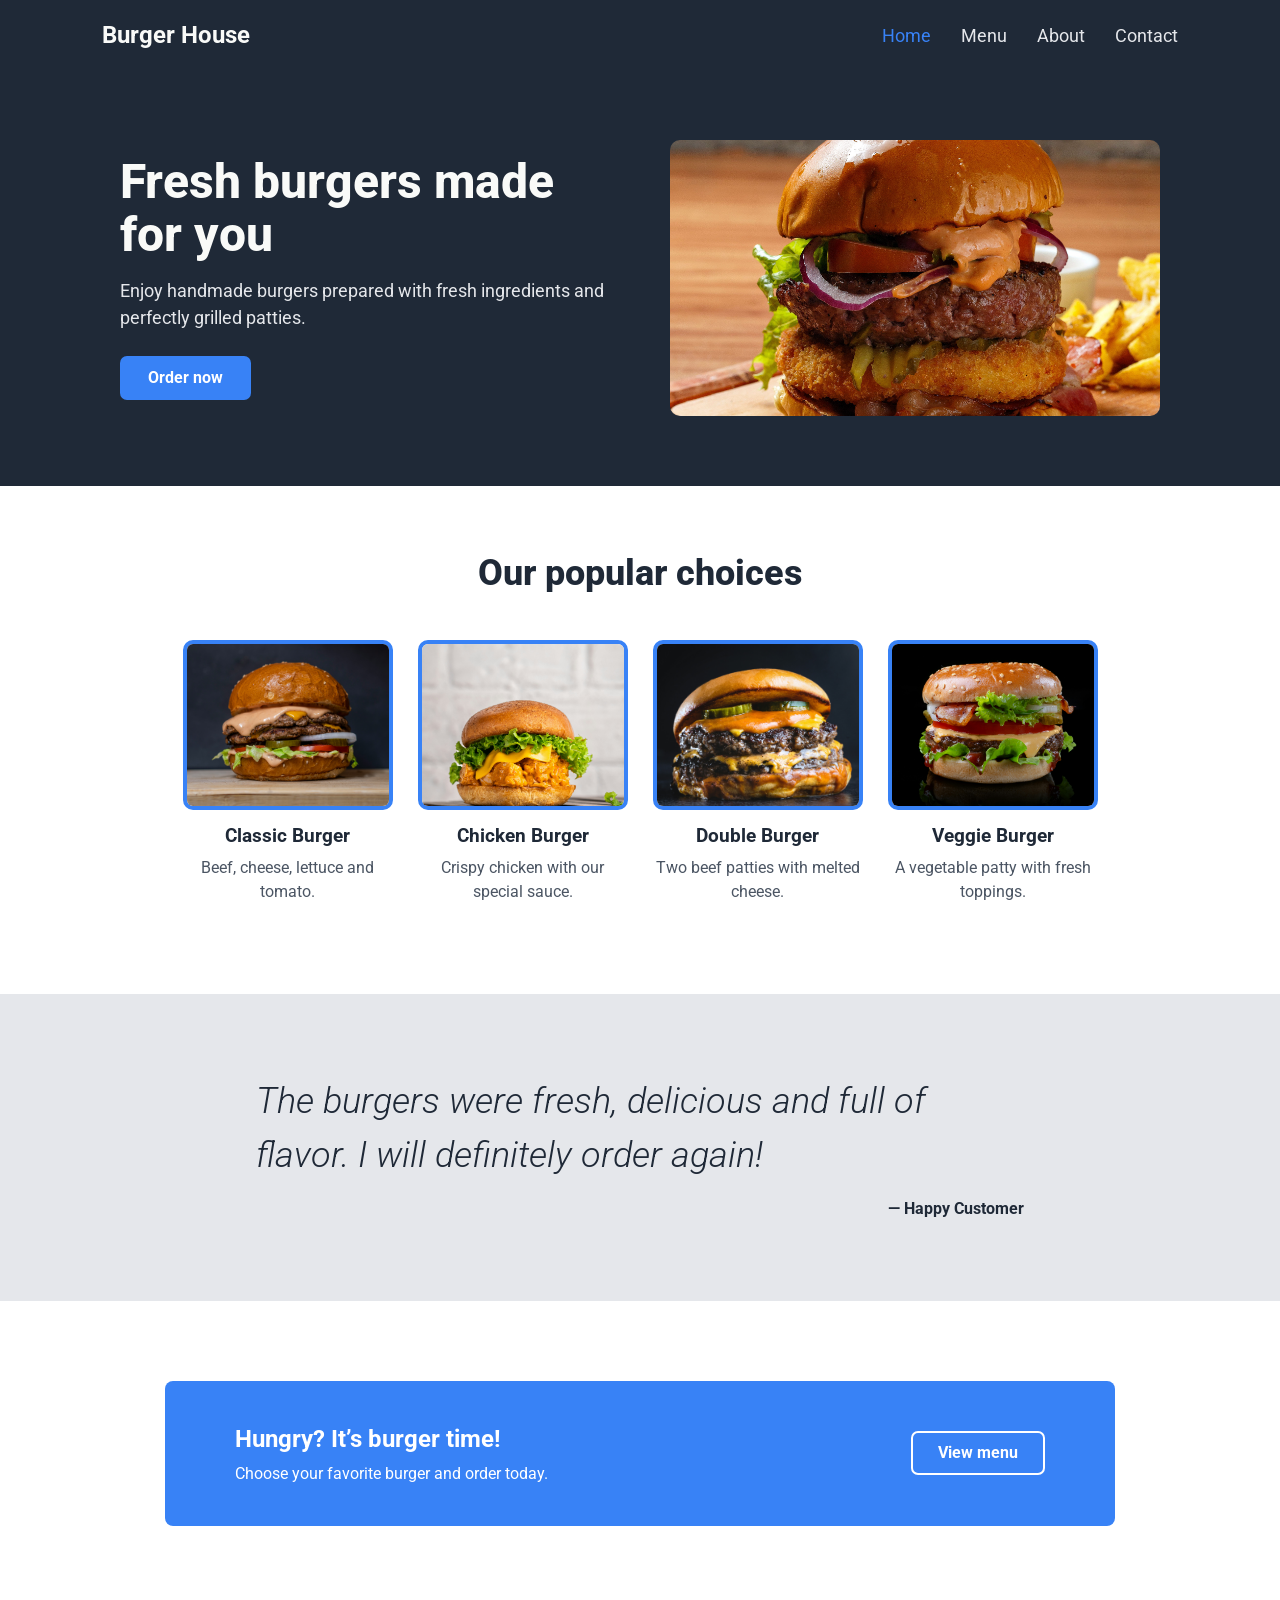
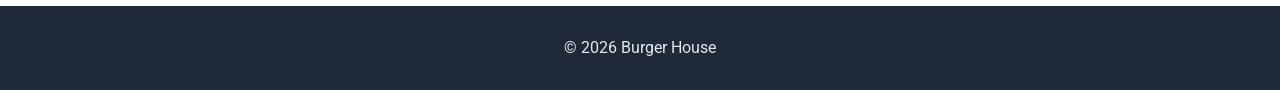
<file: index.html>
<!DOCTYPE html>
<html lang="en">
<head>
    <meta charset="UTF-8">
    <meta name="viewport" content="width=device-width, initial-scale=1.0">

    <title>Burger House | Home</title>

    <link rel="preconnect" href="https://fonts.googleapis.com">
    <link rel="preconnect" href="https://fonts.gstatic.com" crossorigin>

    <link
        href="https://fonts.googleapis.com/css2?family=Roboto:wght@300;400;700;800&display=swap"
        rel="stylesheet"
    >

    <link rel="stylesheet" href="style.css">
</head>

<body>

    <header class="header">
        <a class="logo" href="index.html">Burger House</a>

        <input type="checkbox" id="menu-toggle">

        <label
            class="menu-icon"
            for="menu-toggle"
            aria-label="Open navigation menu"
        >
            <span></span>
            <span></span>
            <span></span>
        </label>

        <nav class="nav-links" aria-label="Main navigation">
           <a class="active" href="index.html" aria-current="page">Home</a>
            <a href="menu.html">Menu</a>
            <a href="about.html">About</a>
            <a href="contact.html">Contact</a>
        </nav>
    </header>

    <main>

       <section class="hero-section">
            <div class="hero">
                <div class="hero-text">
                    <h1>Fresh burgers made for you</h1>

                    <p>
                        Enjoy handmade burgers prepared with fresh ingredients
                        and perfectly grilled patties.
                    </p>

                    <a class="button" href="menu.html">Order now</a>
                </div>

                <picture class="hero-image">
                    <source
                        media="(max-width: 600px)"
                        srcset="images/burger-small.jpg"
                    >

                    <img
                        src="images/burger-large.jpg"
                        alt="A freshly prepared cheeseburger"
                    >
              </picture>
            </div>
        </section>

       <section class="popular">
               <h2>Our popular choices</h2>

            <div class="cards">
                <article class="card">
                    <img
                        src="images/classic-burger.jpg"
                        alt="Classic burger"
                    >
                    <h3>Classic Burger</h3>
                    <p>Beef, cheese, lettuce and tomato.</p>
                </article>

                <article class="card">
                    <img
                        src="images/chicken-burger.jpg"
                        alt="Chicken burger"
                    >
                    <h3>Chicken Burger</h3>
                    <p>Crispy chicken with our special sauce.</p>
                </article>

                <article class="card">
                    <img
                        src="images/double-burger.jpg"
                        alt="Double burger"
                    >
                    <h3>Double Burger</h3>
                    <p>Two beef patties with melted cheese.</p>
                </article>

                <article class="card">
                    <img
                        src="images/veggie-burger.jpg"
                        alt="Vegetarian burger"
                    >
                    <h3>Veggie Burger</h3>
                    <p>A vegetable patty with fresh toppings.</p>
                </article>
            </div>
        </section>
        <div class="quote">
            <blockquote>
                The burgers were fresh, delicious and full of flavor.
                I will definitely order again!
            </blockquote>

            <p>— Happy Customer</p>
        </div>

     <section class="call-to-action">
            <div>
                <h2>Hungry? It’s burger time!</h2>
                <p>Choose your favorite burger and order today.</p>
            </div>

            <a class="outline-button" href="menu.html">
                View menu
            </a>
        </section>
    </main>

    <footer class="footer">
        <p>&copy; 2026 Burger House</p>
    </footer>

</body>
</html>
</file>
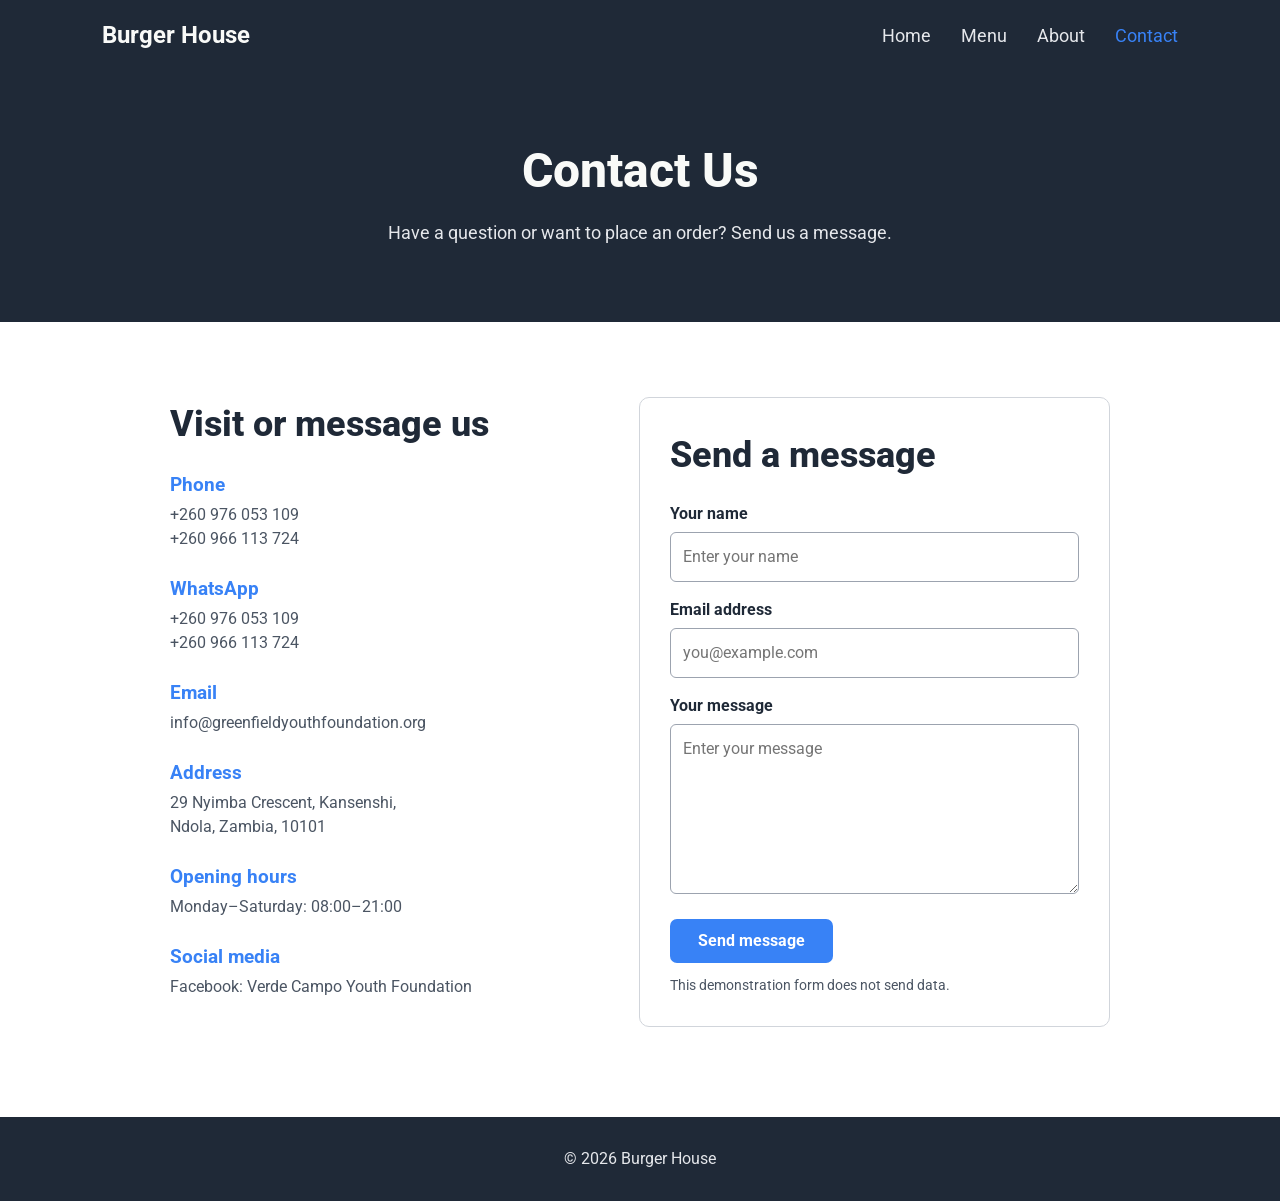
<file: contact.html>
<!DOCTYPE html>
<html lang="en">
<head>
    <meta charset="UTF-8">
    <meta name="viewport" content="width=device-width, initial-scale=1.0">

    <title>Burger House | Contact</title>

    <link rel="preconnect" href="https://fonts.googleapis.com">
    <link rel="preconnect" href="https://fonts.gstatic.com" crossorigin>

    <link
        href="https://fonts.googleapis.com/css2?family=Roboto:wght@100..900&display=swap"
        rel="stylesheet"
    >

    <link rel="stylesheet" href="style.css">
</head>

<body>

    <header class="header">
        <a class="logo" href="index.html">Burger House</a>

        <input type="checkbox" id="menu-toggle">

        <label
            class="menu-icon"
            for="menu-toggle"
            aria-label="Open navigation menu"
        >
            <span></span>
            <span></span>
            <span></span>
        </label>

        <nav class="nav-links" aria-label="Main navigation">
            <a href="index.html">Home</a>
            <a href="menu.html">Menu</a>
            <a href="about.html">About</a>
           <a class="active" href="contact.html" aria-current="page">Contact</a>
        </nav>
    </header>

    <main>

         <header class="hero-section page-top">
            <div class="page-intro">
                <h1>Contact Us</h1>
                <p>
                    Have a question or want to place an order?
                    Send us a message.
                </p>
            </div>
        </header>

        <div class="contact-section">
           <section class="contact-details">
               <h2>Visit or message us</h2>

                <div class="contact-item">
                    <h3>Phone</h3>
                    <p>
                        <a href="tel:+260976053109">
                            +260 976 053 109
                        </a>
                    </p>
                    <p>
                        <a href="tel:+260966113724">
                            +260 966 113 724
                        </a>
                    </p>
                </div>

                <div class="contact-item">
                    <h3>WhatsApp</h3>
                    <p>
                        <a href="https://wa.me/260976053109">
                            +260 976 053 109
                        </a>
                    </p>
                    <p>
                        <a href="https://wa.me/260966113724">
                            +260 966 113 724
                        </a>
                    </p>
                </div>

                <div class="contact-item">
                    <h3>Email</h3>
                    <p>
                        <a href="mailto:info@greenfieldyouthfoundation.org">
                            info@greenfieldyouthfoundation.org
                        </a>
                    </p>
                </div>

                <div class="contact-item">
                    <h3>Address</h3>
                    <p>
                        29 Nyimba Crescent, Kansenshi,<br>
                        Ndola, Zambia, 10101
                    </p>
                </div>

                <div class="contact-item">
                    <h3>Opening hours</h3>
                    <p>Monday–Saturday: 08:00–21:00</p>
                </div>

                <div class="contact-item">
                    <h3>Social media</h3>
                    <p>
                        Facebook:
                        <a
                            href="https://www.facebook.com/profile.php?id=61578887495657"
                            target="_blank"
                            rel="noopener noreferrer"
                        >
                            Verde Campo Youth Foundation
                        </a>
                    </p>
                </div>
            </section>
                      <form
                class="contact-form"
                action="#"
                method="post"
                aria-labelledby="contact-form-heading"
            >
                <h2 id="contact-form-heading">Send a message</h2>

                <label for="name">Your name</label>
                <input
                    type="text"
                    id="name"
                    name="name"
                    placeholder="Enter your name"
                    required
                >

                <label for="email">Email address</label>
                <input
                    type="email"
                    id="email"
                    name="email"
                    placeholder="you@example.com"
                    required
                >

                <label for="message">Your message</label>
                <textarea
                    id="message"
                    name="message"
                    rows="6"
                    placeholder="Enter your message"
                    required
                ></textarea>

                <button class="button form-button" type="submit">
                    Send message
                </button>

                <p class="form-note">
                    This demonstration form does not send data.
                </p>
            </form>
        </div>

    </main>

    <footer class="footer">
        <p>&copy; 2026 Burger House</p>
    </footer>

</body>
</html>
</file>
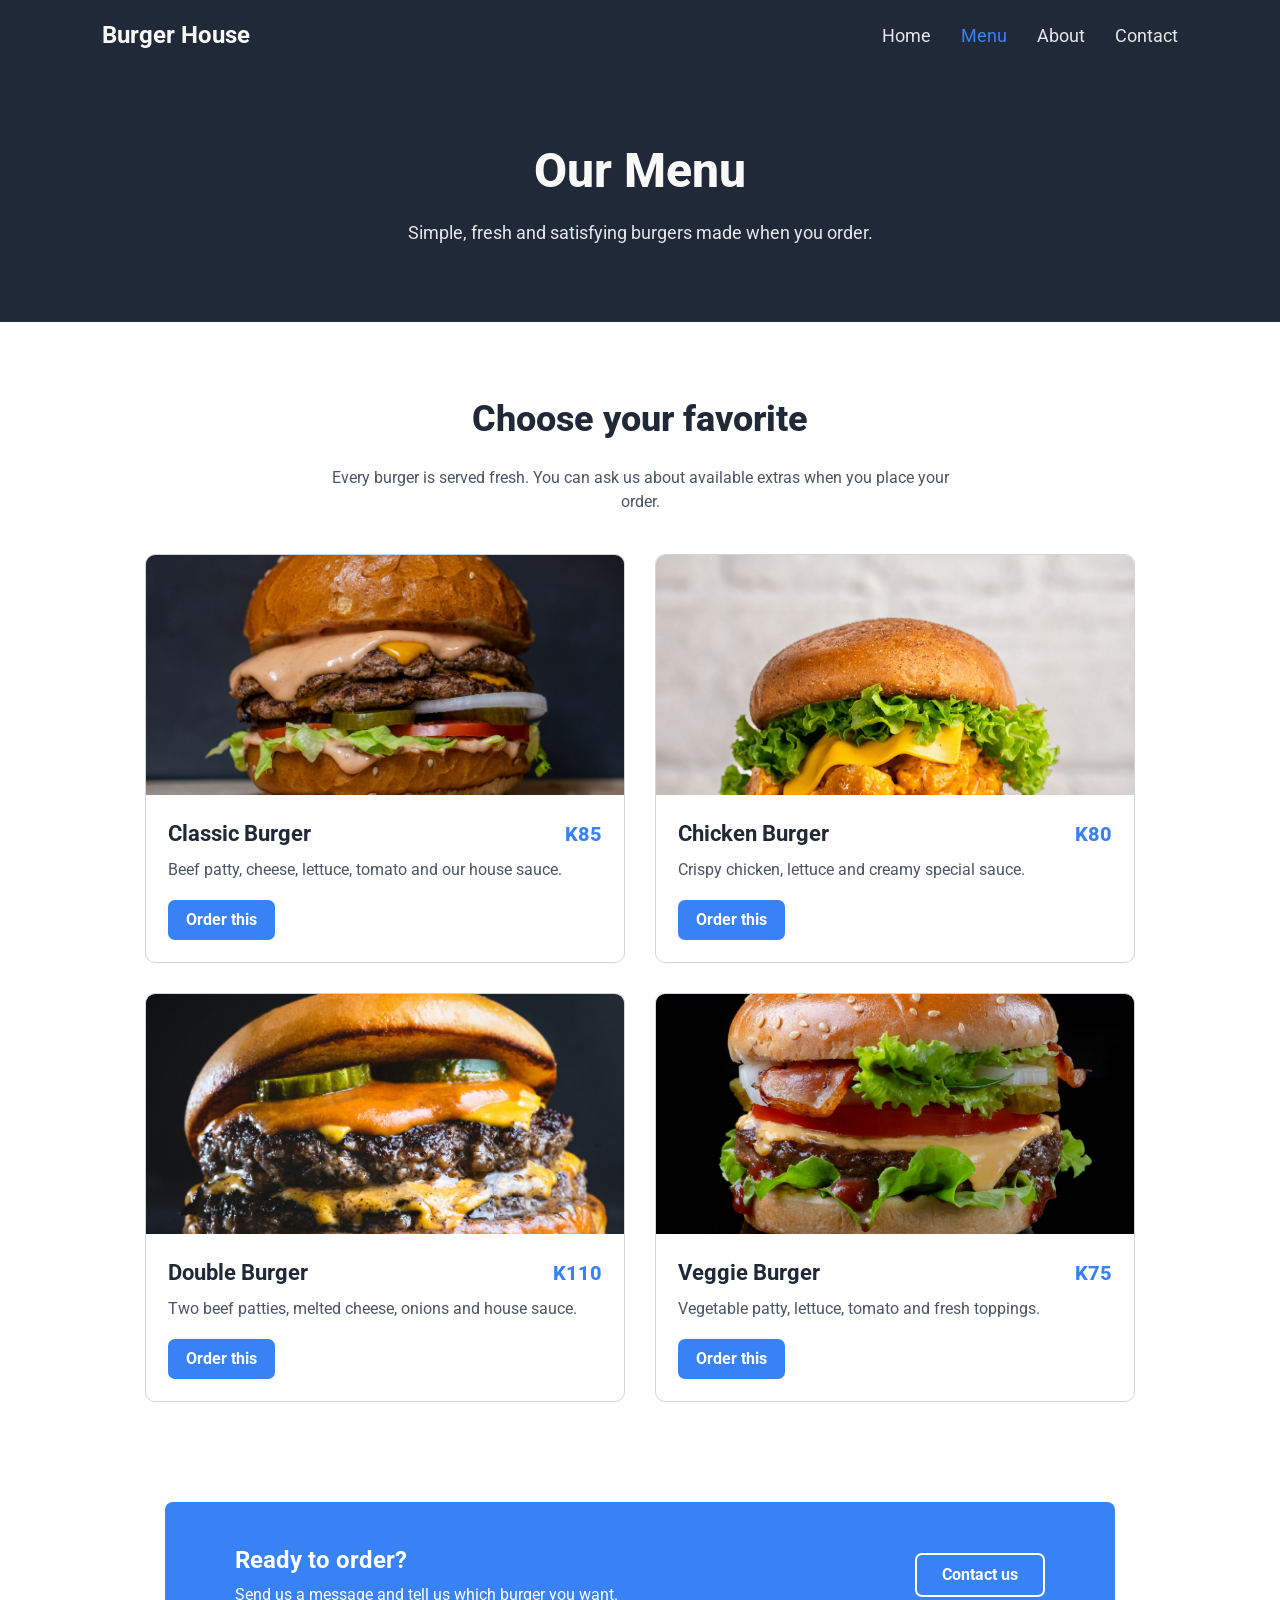
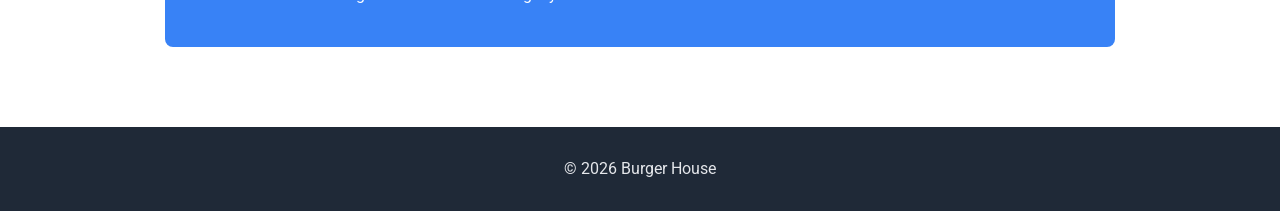
<file: menu.html>
<!DOCTYPE html>
<html lang="en">
<head>
    <meta charset="UTF-8">
    <meta name="viewport" content="width=device-width, initial-scale=1.0">

    <title>Burger House | Menu</title>

    <link rel="preconnect" href="https://fonts.googleapis.com">
    <link rel="preconnect" href="https://fonts.gstatic.com" crossorigin>

    <link
        href="https://fonts.googleapis.com/css2?family=Roboto:wght@100..900&display=swap"
        rel="stylesheet"
    >

    <link rel="stylesheet" href="style.css">
</head>

<body>

    <header class="header">
        <a class="logo" href="index.html">Burger House</a>

        <input type="checkbox" id="menu-toggle">

        <label
            class="menu-icon"
            for="menu-toggle"
            aria-label="Open navigation menu"
        >
            <span></span>
            <span></span>
            <span></span>
        </label>

        <nav class="nav-links" aria-label="Main navigation">
            <a href="index.html">Home</a>
           <a class="active" href="menu.html" aria-current="page">Menu</a>
            <a href="about.html">About</a>
            <a href="contact.html">Contact</a>
        </nav>
    </header>

    <main>

         <header class="hero-section page-top">
            <div class="page-intro">
                <h1>Our Menu</h1>
                <p>Simple, fresh and satisfying burgers made when you order.</p>
            </div>
        </header>

   <section class="menu-section">
    <h2>Choose your favorite</h2>

            <p class="section-text">
                Every burger is served fresh. You can ask us about available
                extras when you place your order.
            </p>

            <div class="menu-cards">
                <article class="menu-card">
                    <img
                        src="images/classic-burger.jpg"
                        alt="Classic burger with cheese and vegetables"
                    >

                    <div class="menu-card-text">
                        <div class="menu-card-heading">
                            <h3>Classic Burger</h3>
                            <p class="price">K85</p>
                        </div>

                        <p>
                            Beef patty, cheese, lettuce, tomato and our house
                            sauce.
                        </p>

                        <a
                            class="button small-button"
                            href="contact.html"
                        >
                            Order this
                        </a>
                    </div>
                </article>

                <article class="menu-card">
                    <img
                        src="images/chicken-burger.jpg"
                        alt="Crispy chicken burger"
                    >

                    <div class="menu-card-text">
                        <div class="menu-card-heading">
                            <h3>Chicken Burger</h3>
                            <p class="price">K80</p>
                        </div>

                        <p>
                            Crispy chicken, lettuce and creamy special sauce.
                        </p>

                        <a
                            class="button small-button"
                            href="contact.html"
                        >
                            Order this
                        </a>
                    </div>
                </article>

                <article class="menu-card">
                    <img
                        src="images/double-burger.jpg"
                        alt="Double beef burger with cheese"
                    >

                    <div class="menu-card-text">
                        <div class="menu-card-heading">
                            <h3>Double Burger</h3>
                            <p class="price">K110</p>
                        </div>

                        <p>
                            Two beef patties, melted cheese, onions and house
                            sauce.
                        </p>

                        <a
                            class="button small-button"
                            href="contact.html"
                        >
                            Order this
                        </a>
                    </div>
                </article>

                <article class="menu-card">
                    <img
                        src="images/veggie-burger.jpg"
                        alt="Vegetarian burger with fresh toppings"
                    >

                    <div class="menu-card-text">
                        <div class="menu-card-heading">
                            <h3>Veggie Burger</h3>
                            <p class="price">K75</p>
                        </div>

                        <p>
                            Vegetable patty, lettuce, tomato and fresh toppings.
                        </p>

                        <a
                            class="button small-button"
                            href="contact.html"
                        >
                            Order this
                        </a>
                    </div>
             </article>
            </div>
        </section>
        <section class="call-to-action">
            <div>
                <h2>Ready to order?</h2>
                <p>Send us a message and tell us which burger you want.</p>
            </div>

            <a class="outline-button" href="contact.html">
                Contact us
            </a>
        </section>

      </main>
    <footer class="footer">
        <p>&copy; 2026 Burger House</p>
    </footer>

</body>
</html>
</file>
<file: style.css>
:root {
    --dark: #1f2937;
    --white: #f9faf8;
    --light-text: #e5e7eb;
    --blue: #3882f6;
    --body-text: #4b5563;
}

* {
    box-sizing: border-box;
    margin: 0;
    padding: 0;
}

body {
    color: var(--dark);
    background-color: white;
    font-family: "Roboto", sans-serif;
    line-height: 1.5;
}

img {
    display: block;
    max-width: 100%;
    height: auto;
}

a {
    text-decoration: none;
}

/* Header */

.hero-section,
.header {
    color: var(--white);
    background-color: var(--dark);
}

.header {
    position: relative;
    width: 100%;
    min-height: 70px;
    padding: 0 8%;

    display: flex;
    justify-content: space-between;
    align-items: center;
}

.logo {
    color: var(--white);
    font-size: 24px;
    font-weight: 700;
}

.nav-links {
    display: flex;
    gap: 30px;
}

.nav-links a {
    color: var(--light-text);
    font-size: 18px;
}

.nav-links a:hover,
.nav-links a.active {
    color: var(--blue);
}

#menu-toggle,
.menu-icon {
    display: none;
}

/* Home hero */

.hero {
    max-width: 1100px;
    margin: auto;
    padding: 70px 30px;

    display: flex;
    align-items: center;
    gap: 60px;
}

.hero-text,
.hero-image {
    flex: 1;
}

.hero h1 {
    margin-bottom: 15px;
    font-size: 48px;
    font-weight: 800;
    line-height: 1.1;
}

.hero p {
    margin-bottom: 25px;
    color: var(--light-text);
    font-size: 18px;
}

.hero-image {
    overflow: hidden;
    border-radius: 10px;
}

.hero-image img {
    width: 100%;
    aspect-ratio: 16 / 9;
    object-fit: cover;
}

/* Buttons */

.button {
    display: inline-block;
    padding: 10px 28px;
    border: none;
    border-radius: 7px;

    color: white;
    background-color: var(--blue);
    font: inherit;
    font-weight: 700;
    cursor: pointer;
}

.button:hover {
    opacity: 0.9;
}

/* Home popular burgers */

.popular {
    max-width: 1000px;
    margin: auto;
    padding: 60px 30px 90px;
    text-align: center;
}

.popular h2,
.menu-section h2,
.contact-section h2 {
    margin-bottom: 20px;
    font-size: 36px;
    font-weight: 800;
}

.popular h2 {
    margin-bottom: 40px;
}

.cards {
    display: flex;
    justify-content: center;
    flex-wrap: wrap;
    gap: 25px;
}

.card {
    width: 210px;
}

.card img {
    width: 100%;
    height: 170px;
    border: 4px solid var(--blue);
    border-radius: 10px;
    object-fit: cover;
}

.card h3 {
    margin: 12px 0 6px;
}

.card p {
    color: var(--body-text);
}

/* Quote */

.quote {
    padding: 80px 20%;
    background-color: var(--light-text);
}

.quote blockquote {
    font-size: 36px;
    font-style: italic;
    font-weight: 300;
}

.quote p {
    margin-top: 15px;
    font-weight: 700;
    text-align: right;
}

/* Call to action */

.call-to-action {
    max-width: 950px;
    margin: 80px auto;
    padding: 40px 70px;
    border-radius: 8px;

    display: flex;
    justify-content: space-between;
    align-items: center;
    gap: 30px;

    color: white;
    background-color: var(--blue);
}

.call-to-action p {
    margin-top: 5px;
}

.outline-button {
    display: inline-block;
    padding: 8px 25px;
    border: 2px solid white;
    border-radius: 7px;

    color: white;
    font-weight: 700;
    white-space: nowrap;
}

.outline-button:hover {
    color: var(--blue);
    background-color: white;
}

/* Inner-page title */

.page-top {
    padding-bottom: 1px;
}

.page-intro {
    max-width: 900px;
    margin: auto;
    padding: 65px 30px 75px;
    text-align: center;
}

.page-intro h1 {
    margin-bottom: 12px;
    font-size: 48px;
    font-weight: 800;
}

.page-intro p {
    color: var(--light-text);
    font-size: 18px;
}

/* Menu page */

.menu-section {
    max-width: 1050px;
    margin: auto;
    padding: 70px 30px 20px;
    text-align: center;
}

.section-text {
    max-width: 650px;
    margin: 0 auto 40px;
    color: var(--body-text);
}

.menu-cards {
    display: flex;
    flex-wrap: wrap;
    gap: 30px;
}

.menu-card {
    width: calc(50% - 15px);
    overflow: hidden;
    border: 1px solid #d1d5db;
    border-radius: 10px;
    background-color: white;
    text-align: left;
}

.menu-card img {
    width: 100%;
    height: 240px;
    object-fit: cover;
}

.menu-card-text {
    padding: 22px;
}

.menu-card-heading {
    margin-bottom: 8px;

    display: flex;
    justify-content: space-between;
    align-items: center;
    gap: 15px;
}

.menu-card-heading h3 {
    font-size: 22px;
}

.price {
    color: var(--blue);
    font-size: 20px;
    font-weight: 800;
}

.menu-card-text > p {
    margin-bottom: 18px;
    color: var(--body-text);
}

.small-button {
    padding: 8px 18px;
}

/* About page */

.main-content {
    max-width: 1000px;
    min-height: 650px;
    margin: 60px auto;
    padding: 60px;
    border-radius: 10px;

    color: white;
    background:
        linear-gradient(rgba(31, 41, 55, 0.7), rgba(31, 41, 55, 0.7)),
        url("images/about-burger.jpg") center / cover no-repeat;
}

.main-content h1 {
    margin-bottom: 30px;
    font-size: 48px;
    font-weight: 800;
}

.main-content h2 {
    margin: 30px 0 10px;
    font-size: 30px;
}

.main-content h3 {
    margin: 20px 0 5px;
}

.main-content p {
    max-width: 700px;
    margin-bottom: 12px;
    color: white;
    font-size: 18px;
}

.main-content .outline-button {
    margin-top: 25px;
}

/* Contact page */

.contact-section {
    max-width: 1000px;
    margin: auto;
    padding: 75px 30px 90px;

    display: flex;
    align-items: flex-start;
    gap: 60px;
}

.contact-details,
.contact-form {
    flex: 1;
}

.contact-item {
    margin-bottom: 24px;
}

.contact-item h3 {
    margin-bottom: 4px;
    color: var(--blue);
}

.contact-item p,
.contact-item a {
    color: var(--body-text);
}

.contact-item a:hover {
    color: var(--blue);
}

.contact-form {
    padding: 30px;
    border: 1px solid #d1d5db;
    border-radius: 10px;
}

.contact-form label {
    display: block;
    margin: 16px 0 6px;
    font-weight: 700;
}

.contact-form input,
.contact-form textarea {
    width: 100%;
    padding: 12px;
    border: 1px solid #9ca3af;
    border-radius: 6px;
    font: inherit;
}

.contact-form textarea {
    resize: vertical;
}

.form-button {
    margin-top: 18px;
}

.form-note {
    margin-top: 12px;
    color: var(--body-text);
    font-size: 14px;
}

/* Footer */

.footer {
    padding: 30px;
    color: var(--light-text);
    background-color: var(--dark);
    text-align: center;
}

/* Tablet */

@media (max-width: 768px) {    /* Keep the hidden menu checkbox usable with a keyboard. */
    #menu-toggle {
        display: block;
        position: absolute;
        width: 1px;
        height: 1px;
        margin: -1px;
        padding: 0;
        overflow: hidden;
        clip-path: inset(50%);
        white-space: nowrap;
        border: 0;
    }

    /* Highlight the menu icon when it has keyboard focus. */
    #menu-toggle:focus-visible + .menu-icon {
        outline: 2px solid var(--white);
        outline-offset: 6px;
    }
    .menu-icon {
        width: 30px;
        cursor: pointer;

        display: flex;
        flex-direction: column;
        gap: 6px;
    }

    .menu-icon span {
        height: 3px;
        background-color: white;
    }

    .nav-links {
        position: absolute;
        top: 70px;
        right: 0;
        left: 0;
        z-index: 2;

        display: none;
        flex-direction: column;
        gap: 0;

        background-color: var(--dark);
        text-align: center;
    }

    .nav-links a {
        padding: 15px;
        border-top: 1px solid #374151;
    }

    #menu-toggle:checked ~ .nav-links {
        display: flex;
    }

    .hero {
        flex-direction: column;
        text-align: center;
    }

    .hero h1,
    .page-intro h1 {
        font-size: 40px;
    }

    .hero-image {
        width: 100%;
        max-width: 600px;
    }

    .card {
        width: 45%;
    }

    .quote {
        padding: 70px 10%;
    }

    .quote blockquote {
        font-size: 28px;
    }

    .call-to-action {
        margin: 50px 25px;
        padding: 35px;
        flex-direction: column;
        text-align: center;
    }

    .menu-card {
        width: 100%;
    }

    .contact-section {
        flex-direction: column;
    }

    .contact-details,
    .contact-form {
        width: 100%;
    }

    .main-content {
        min-height: 550px;
        margin: 40px 25px;
        padding: 40px;
    }

    .main-content h1 {
        font-size: 40px;
    }
}

/* Mobile */

@media (max-width: 500px) {
    .header {
        padding: 0 20px;
    }

    .logo {
        font-size: 21px;
    }

    .hero {
        padding: 50px 20px;
    }

    .hero h1,
    .page-intro h1 {
        font-size: 36px;
    }

    .page-intro {
        padding: 50px 20px 60px;
    }

    .popular,
    .menu-section,
    .contact-section {
        padding-right: 20px;
        padding-left: 20px;
    }

    .popular h2,
    .menu-section h2,
    .contact-section h2 {
        font-size: 30px;
    }

    .card {
        width: 100%;
        max-width: 280px;
    }

    .quote {
        padding: 60px 25px;
    }

    .quote blockquote {
        font-size: 24px;
    }

    .call-to-action {
        padding: 30px 20px;
    }

    .menu-card img {
        height: 210px;
    }

    .contact-form {
        padding: 22px;
    }

    .main-content {
        min-height: 500px;
        margin: 30px 20px;
        padding: 30px 20px;
    }

    .main-content h1 {
        font-size: 34px;
    }

    .main-content h2 {
        font-size: 26px;
    }

    .main-content p {
        font-size: 16px;
    }
}
</file>
